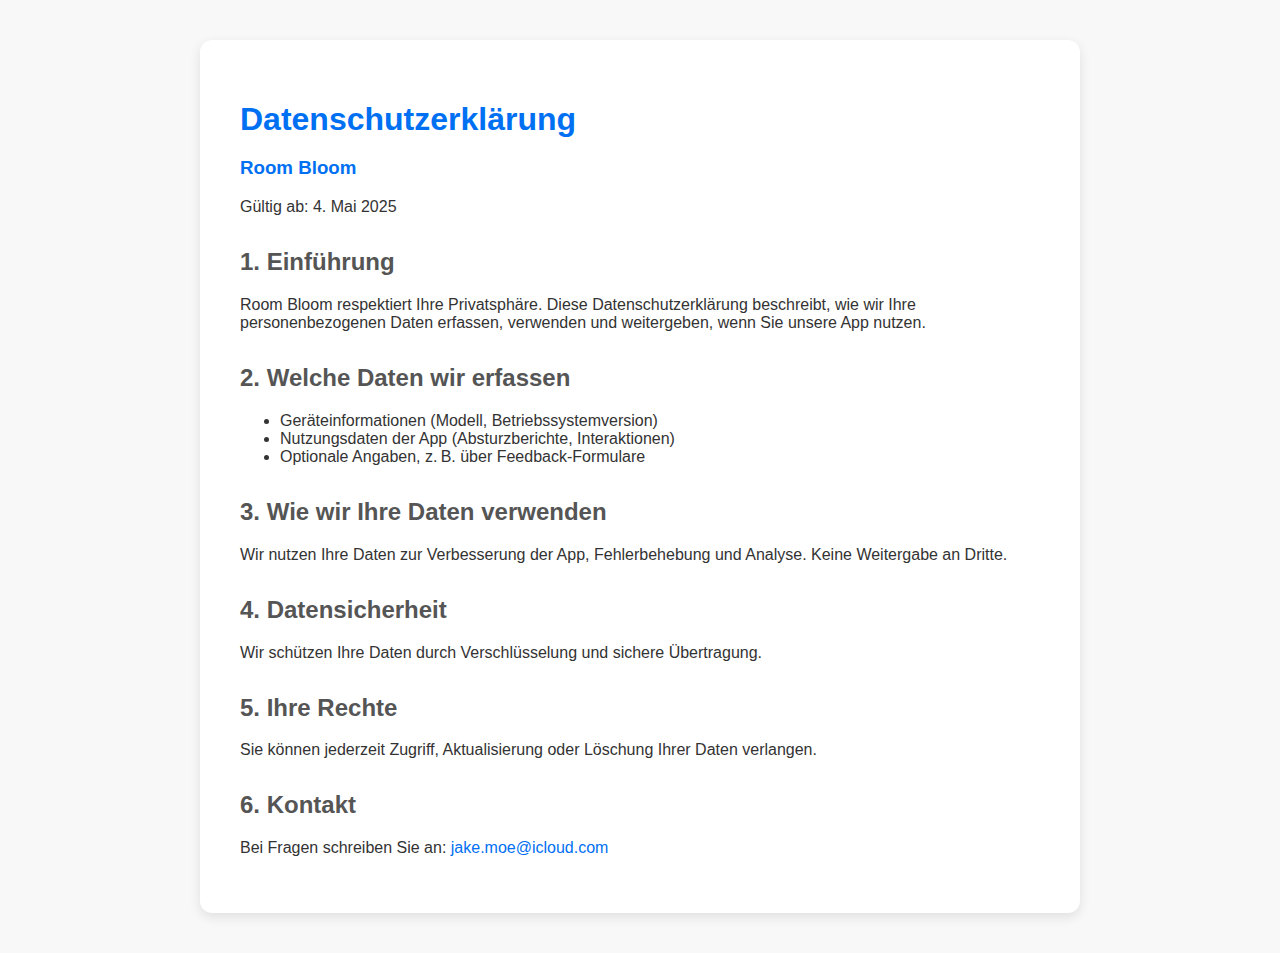
<file: index.html>
<!DOCTYPE html>
<html lang="de">
<head>
  <meta charset="UTF-8">
  <meta name="viewport" content="width=device-width, initial-scale=1">
  <title>Datenschutzerklärung – Room Bloom</title>
  <link rel="stylesheet" href="style.css">

</head>
<body>
  <div class="container">
    <h1>Datenschutzerklärung</h1>
    <h3>Room Bloom</h3>
    <p>Gültig ab: 4. Mai 2025</p>

    <h2>1. Einführung</h2>
    <p>Room Bloom respektiert Ihre Privatsphäre. Diese Datenschutzerklärung beschreibt, wie wir Ihre personenbezogenen Daten erfassen, verwenden und weitergeben, wenn Sie unsere App nutzen.</p>

    <h2>2. Welche Daten wir erfassen</h2>
    <ul>
      <li>Geräteinformationen (Modell, Betriebssystemversion)</li>
      <li>Nutzungsdaten der App (Absturzberichte, Interaktionen)</li>
      <li>Optionale Angaben, z. B. über Feedback-Formulare</li>
    </ul>

    <h2>3. Wie wir Ihre Daten verwenden</h2>
    <p>Wir nutzen Ihre Daten zur Verbesserung der App, Fehlerbehebung und Analyse. Keine Weitergabe an Dritte.</p>

    <h2>4. Datensicherheit</h2>
    <p>Wir schützen Ihre Daten durch Verschlüsselung und sichere Übertragung.</p>

    <h2>5. Ihre Rechte</h2>
    <p>Sie können jederzeit Zugriff, Aktualisierung oder Löschung Ihrer Daten verlangen.</p>

    <h2>6. Kontakt</h2>
    <p>Bei Fragen schreiben Sie an: <a href="mailto:jake.moe@icloud.com">jake.moe@icloud.com</a></p>
  </div>
</body>
</html>
</file>
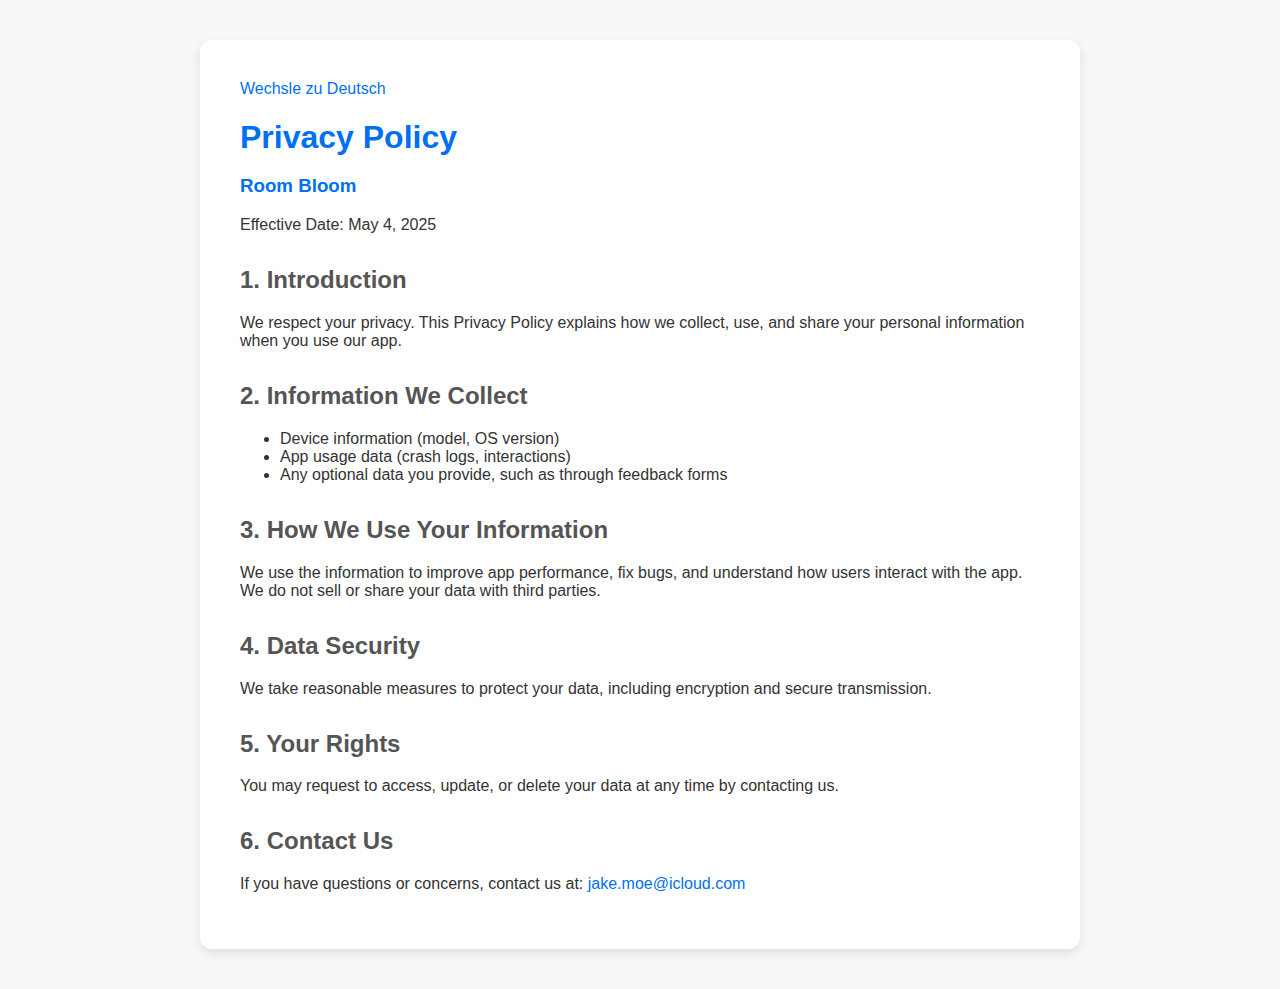
<file: english.html>
<!DOCTYPE html>
<html lang="en">
<head>
  <meta charset="UTF-8">
  <meta name="viewport" content="width=device-width, initial-scale=1">
  <title>Privacy Policy – Room Bloom</title>
  <link rel="stylesheet" href="style.css">

</head>
<body>
  <div class="container">
    <a href="privacy-de.html" class="lang-link">Wechsle zu Deutsch</a>

    <h1>Privacy Policy</h1>
    <h3>Room Bloom</h3>
    <p>Effective Date: May 4, 2025</p>

    <h2>1. Introduction</h2>
    <p>We respect your privacy. This Privacy Policy explains how we collect, use, and share your personal information when you use our app.</p>

    <h2>2. Information We Collect</h2>
    <ul>
      <li>Device information (model, OS version)</li>
      <li>App usage data (crash logs, interactions)</li>
      <li>Any optional data you provide, such as through feedback forms</li>
    </ul>

    <h2>3. How We Use Your Information</h2>
    <p>We use the information to improve app performance, fix bugs, and understand how users interact with the app. We do not sell or share your data with third parties.</p>

    <h2>4. Data Security</h2>
    <p>We take reasonable measures to protect your data, including encryption and secure transmission.</p>

    <h2>5. Your Rights</h2>
    <p>You may request to access, update, or delete your data at any time by contacting us.</p>

    <h2>6. Contact Us</h2>
    <p>If you have questions or concerns, contact us at: <a href="mailto:jake.moe@icloud.com">jake.moe@icloud.com</a></p>
  </div>
</body>
</html>
</file>
<file: style.css>
body {
    font-family: -apple-system, BlinkMacSystemFont, 'Segoe UI', Roboto, Oxygen, Ubuntu, sans-serif;
    background-color: #f8f8f8;
    margin: 0;
    padding: 0;
    color: #333;
  }
  
  .container {
    max-width: 800px;
    margin: 40px auto;
    background: white;
    padding: 40px;
    border-radius: 12px;
    box-shadow: 0 4px 12px rgba(0, 0, 0, 0.1);
  }
  
  h1 {
    font-size: 2rem;
    color: #0070f3;
    margin-bottom: 1rem;
  }
  
  h2 {
    color: #555;
    margin-top: 2rem;
  }
  
  h3 {
    color: #0070f3;
  }

  a {
    color: #0070f3;
    text-decoration: none;
  }
  
  a:hover {
    text-decoration: underline;
  }



  .hidden {
    display: none;
  }
</file>
